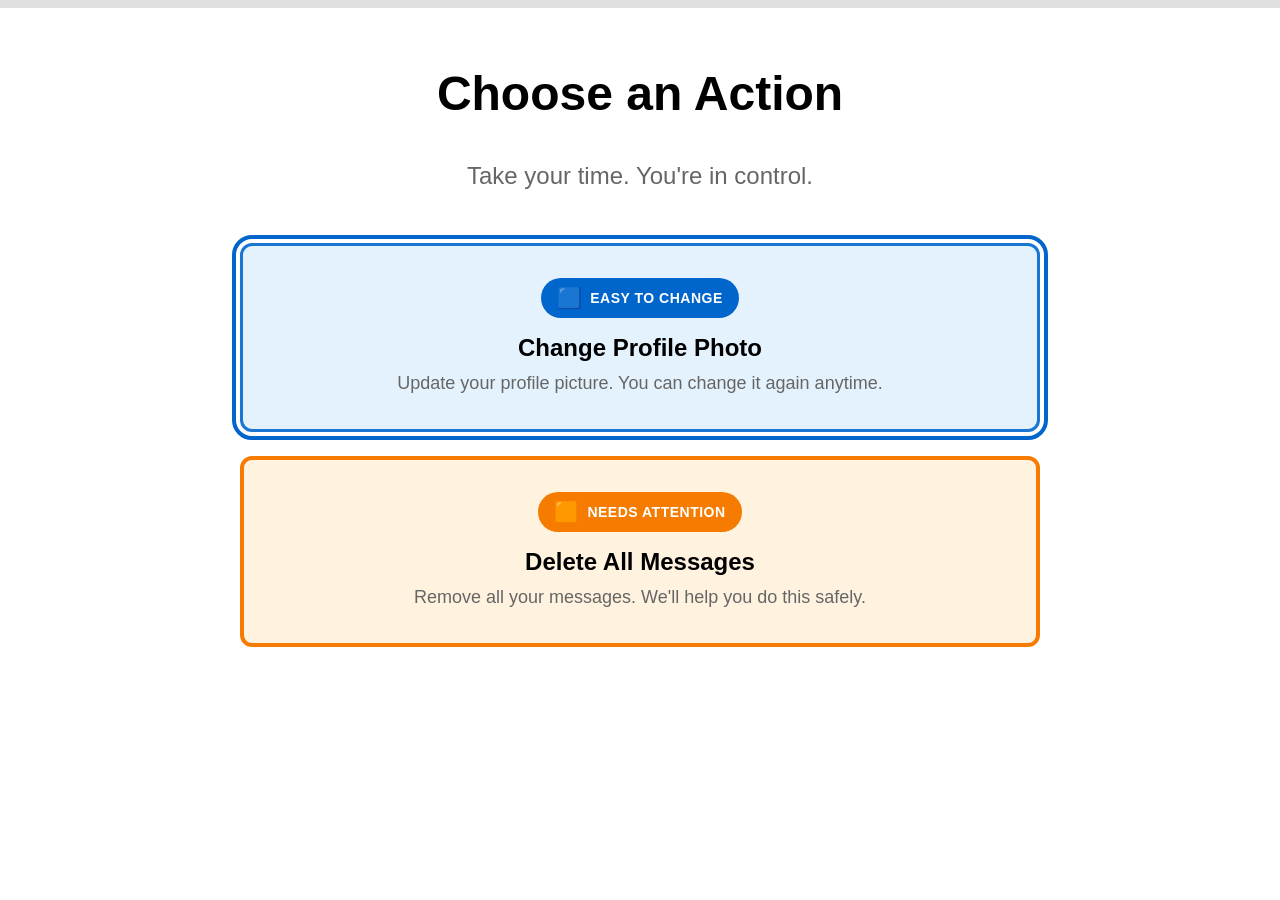
<file: index.html>
<!DOCTYPE html>
<html lang="en">
<head>
    <meta charset="UTF-8">
    <meta name="viewport" content="width=device-width, initial-scale=1.0">
    <title>Confirm - Accessible Action Confirmation</title>
    <link rel="stylesheet" href="styles.css">
</head>
<body>
    <!-- Progress Indicator -->
    <div class="progress-bar" role="progressbar" aria-valuenow="0" aria-valuemin="0" aria-valuemax="100">
        <div class="progress-fill" id="progressFill"></div>
    </div>

    <!-- Screen 1: Action Preview (Choose Action) -->
    <main id="screen1" class="screen active" aria-live="polite">
        <div class="container">
            <h1 class="title">Choose an Action</h1>
            <p class="subtitle">Take your time. You're in control.</p>

            <div class="choices" role="group" aria-label="Available actions">
                <!-- Low-Risk Action -->
                <button class="choice-btn low-risk" data-action="change-photo" data-risk="low" aria-label="Change profile photo - low risk action">
                    <div class="risk-indicator" aria-hidden="true">
                        <span class="risk-icon">🟦</span>
                        <span class="risk-label">Easy to change</span>
                    </div>
                    <span class="choice-text">Change Profile Photo</span>
                    <span class="choice-description">Update your profile picture. You can change it again anytime.</span>
                </button>

                <!-- High-Risk Action -->
                <button class="choice-btn high-risk" data-action="delete-messages" data-risk="high" aria-label="Delete all messages - needs attention">
                    <div class="risk-indicator" aria-hidden="true">
                        <span class="risk-icon">🟧</span>
                        <span class="risk-label">Needs attention</span>
                    </div>
                    <span class="choice-text">Delete All Messages</span>
                    <span class="choice-description">Remove all your messages. We'll help you do this safely.</span>
                </button>
            </div>
        </div>
    </main>

    <!-- Screen 2: Confirmation Prompt (Review Before Action) -->
    <main id="screen2" class="screen" aria-live="polite">
        <div class="container">
            <h1 class="title" id="screen2Title">Review This Action</h1>
            <p class="subtitle">Make sure this is what you want to do</p>

            <div class="preview-card" id="previewCard" role="article">
                <div class="preview-header">
                    <div class="preview-icon" id="previewIcon" aria-hidden="true">📋</div>
                    <div class="preview-risk" id="previewRisk">
                        <span class="risk-badge" id="riskBadge">Low Risk</span>
                    </div>
                </div>
                <h2 class="preview-title" id="previewTitle">Action Name</h2>
                <div class="preview-content">
                    <h3 class="preview-section-title">What will happen:</h3>
                    <p class="preview-description" id="previewDescription">Description of the action</p>

                    <h3 class="preview-section-title">Good to know:</h3>
                    <ul class="preview-details" id="previewDetails">
                        <li>Detail 1</li>
                        <li>Detail 2</li>
                    </ul>
                </div>
            </div>

            <div class="choices" role="group" aria-label="Confirmation actions">
                <button class="choice-btn confirm-action" id="confirmActionBtn" aria-label="Yes, continue with this action">
                    <span class="choice-text" id="confirmBtnText">Yes, Continue</span>
                </button>

                <button class="choice-btn secondary-outline" id="backToScreen1" aria-label="No, go back">
                    <span class="choice-text">No, Take Me Back</span>
                </button>
            </div>
        </div>
    </main>

    <!-- Screen 3: Undo or Recovery State (Action Complete with Undo) -->
    <main id="screen3" class="screen" aria-live="polite">
        <div class="container">
            <div class="action-complete-icon" aria-hidden="true">
                <div class="completion-circle">
                    <div class="completion-check">✓</div>
                </div>
            </div>

            <h1 class="title">Action Complete</h1>
            <p class="subtitle" id="screen3Subtitle">Changed your mind? No problem.</p>

            <div class="status-card" role="article">
                <h2 class="status-title" id="statusTitle">What just happened:</h2>
                <p class="status-description" id="statusDescription">Your action has been completed.</p>

                <div class="undo-section">
                    <p class="undo-message" id="undoMessage">You can undo this action if you'd like.</p>
                </div>
            </div>

            <div class="choices" role="group" aria-label="Next steps">
                <button class="choice-btn undo-btn" id="undoBtn" aria-label="Undo this action">
                    <span class="undo-icon" aria-hidden="true">↶</span>
                    <span class="choice-text">Undo This Action</span>
                </button>

                <button class="choice-btn keep-btn" id="keepBtn" aria-label="Keep this change">
                    <span class="choice-text">Keep This Change</span>
                </button>
            </div>
        </div>
    </main>

    <!-- Screen 4: Final Confirmation (All Set) -->
    <main id="screen4" class="screen" aria-live="polite">
        <div class="container">
            <div class="success-animation" aria-hidden="true">
                <div class="checkmark-circle">
                    <div class="checkmark"></div>
                </div>
            </div>

            <h1 class="title success-title">All Set!</h1>
            <p class="subtitle">You've completed this action with confidence</p>

            <div class="summary-card" role="article">
                <h2 class="summary-heading">What happened:</h2>
                <div class="summary-content">
                    <p class="summary-description" id="finalSummary">Your action has been completed successfully.</p>
                    <div class="summary-detail" id="finalDetail"></div>
                </div>
                <div class="reassurance-box">
                    <p class="reassurance-text" id="reassuranceText">Everything is safe and working properly.</p>
                </div>
            </div>

            <div class="choices" role="group" aria-label="Next actions">
                <button class="choice-btn primary" id="startOver" aria-label="Try another action">
                    <span class="choice-text">Try Another Action</span>
                </button>
            </div>
        </div>
    </main>

    <!-- Audio Elements for Feedback -->
    <audio id="clickSound" preload="auto">
        <source src="[data-uri]" type="audio/wav">
    </audio>
    <audio id="successSound" preload="auto">
        <source src="[data-uri]" type="audio/wav">
    </audio>

    <!-- Screen Reader Announcements -->
    <div class="sr-only" role="status" aria-live="polite" aria-atomic="true" id="announcements"></div>

    <script src="script.js"></script>
</body>
</html>
</file>
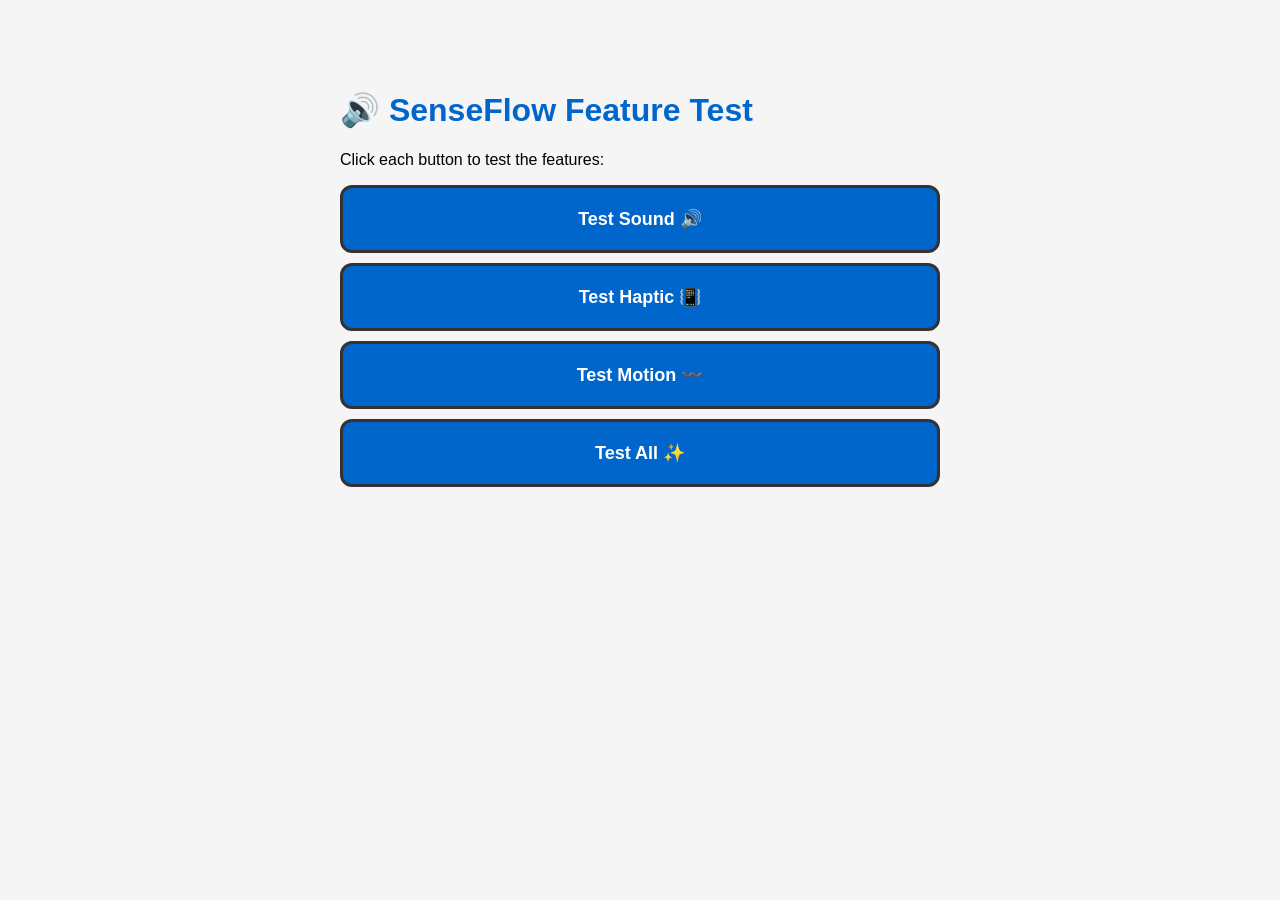
<file: test.html>
<!DOCTYPE html>
<html lang="en">
<head>
    <meta charset="UTF-8">
    <meta name="viewport" content="width=device-width, initial-scale=1.0">
    <title>SenseFlow Test Page</title>
    <style>
        body {
            font-family: Arial, sans-serif;
            max-width: 600px;
            margin: 50px auto;
            padding: 20px;
            background: #f5f5f5;
        }
        h1 {
            color: #0066CC;
        }
        .test-btn {
            display: block;
            width: 100%;
            padding: 20px;
            margin: 10px 0;
            font-size: 18px;
            font-weight: 600;
            border: 3px solid #333;
            border-radius: 12px;
            background: #0066CC;
            color: white;
            cursor: pointer;
            transition: all 0.3s ease;
        }
        .test-btn:hover {
            transform: translateY(-4px);
            box-shadow: 0 8px 16px rgba(0,0,0,0.2);
        }
        .test-btn:active {
            transform: scale(0.95);
        }
        .feedback {
            padding: 10px;
            margin: 10px 0;
            background: #fff;
            border-radius: 8px;
            border-left: 4px solid #2E7D32;
            font-family: monospace;
        }
        .status {
            display: inline-block;
            padding: 4px 12px;
            border-radius: 12px;
            font-size: 14px;
            font-weight: 600;
            margin-left: 10px;
        }
        .status.success { background: #2E7D32; color: white; }
        .status.error { background: #D32F2F; color: white; }
    </style>
</head>
<body>
    <h1>🔊 SenseFlow Feature Test</h1>
    <p>Click each button to test the features:</p>

    <button class="test-btn" onclick="testSound()">Test Sound 🔊</button>
    <button class="test-btn" onclick="testHaptic()">Test Haptic 📳</button>
    <button class="test-btn" onclick="testMotion()">Test Motion 〰️</button>
    <button class="test-btn" onclick="testAll()">Test All ✨</button>

    <div id="feedback"></div>

    <script>
        let audioContext = null;
        let initialized = false;

        function init() {
            if (!initialized) {
                try {
                    audioContext = new (window.AudioContext || window.webkitAudioContext)();
                    initialized = true;
                    addFeedback('✅ Audio initialized successfully', 'success');
                } catch (e) {
                    addFeedback('❌ Audio initialization failed: ' + e.message, 'error');
                }
            }
        }

        function addFeedback(message, type = '') {
            const div = document.createElement('div');
            div.className = 'feedback';
            div.innerHTML = message + (type ? `<span class="status ${type}">${type}</span>` : '');
            document.getElementById('feedback').appendChild(div);
        }

        function testSound() {
            init();
            addFeedback('Testing sound...');

            if (!audioContext) {
                addFeedback('❌ Audio context not available', 'error');
                return;
            }

            try {
                const oscillator = audioContext.createOscillator();
                const gainNode = audioContext.createGain();

                oscillator.connect(gainNode);
                gainNode.connect(audioContext.destination);

                oscillator.frequency.value = 800;
                oscillator.type = 'sine';

                gainNode.gain.setValueAtTime(0, audioContext.currentTime);
                gainNode.gain.linearRampToValueAtTime(0.3, audioContext.currentTime + 0.01);
                gainNode.gain.exponentialRampToValueAtTime(0.01, audioContext.currentTime + 0.15);

                oscillator.start(audioContext.currentTime);
                oscillator.stop(audioContext.currentTime + 0.15);

                addFeedback('✅ Sound played successfully!', 'success');
            } catch (e) {
                addFeedback('❌ Sound error: ' + e.message, 'error');
            }
        }

        function testHaptic() {
            addFeedback('Testing haptic...');

            if ('vibrate' in navigator) {
                try {
                    const success = navigator.vibrate([50, 50, 100]);
                    if (success) {
                        addFeedback('✅ Haptic feedback triggered! (pattern: 50, 50, 100)', 'success');
                    } else {
                        addFeedback('⚠️ Haptic returned false (may not be supported)', 'error');
                    }
                } catch (e) {
                    addFeedback('❌ Haptic error: ' + e.message, 'error');
                }
            } else {
                addFeedback('❌ Vibration API not supported on this device/browser', 'error');
            }
        }

        function testMotion() {
            addFeedback('Testing motion animation...');
            const btn = event.target;
            btn.style.animation = 'none';
            setTimeout(() => {
                btn.style.animation = '';
                btn.style.transform = 'scale(0.95) rotate(2deg)';
                setTimeout(() => {
                    btn.style.transform = '';
                    addFeedback('✅ Motion animation executed!', 'success');
                }, 300);
            }, 10);
        }

        function testAll() {
            addFeedback('🎉 Testing all features...');
            testSound();
            setTimeout(() => testHaptic(), 200);
            setTimeout(() => testMotion(), 400);
        }

        // Auto-init on any interaction
        document.body.addEventListener('click', init, { once: true });
    </script>
</body>
</html>
</file>
<file: styles.css>
/* Reset and Base Styles */
* {
    margin: 0;
    padding: 0;
    box-sizing: border-box;
}

:root {
    /* Base Colors */
    --color-bg: #FFFFFF;
    --color-text: #000000;
    --color-muted: #666666;
    --color-border: #333333;
    --color-card-bg: #F5F5F5;

    /* Low-Risk Colors (Blue - Trustworthy, Calm) */
    --color-low-risk: #0066CC;
    --color-low-risk-hover: #0052A3;
    --color-low-risk-active: #003D7A;
    --color-low-risk-bg: #E3F2FD;
    --color-low-risk-border: #1976D2;

    /* High-Risk Colors (Amber/Orange - Attention without Alarm) */
    --color-high-risk: #F57C00;
    --color-high-risk-hover: #E65100;
    --color-high-risk-active: #BF360C;
    --color-high-risk-bg: #FFF3E0;
    --color-high-risk-border: #F57C00;

    /* Success Colors */
    --color-success: #2E7D32;
    --color-success-hover: #1B5E20;
    --color-success-bg: #E8F5E9;

    /* Undo/Warning Colors (Gentle Purple) */
    --color-undo: #7B1FA2;
    --color-undo-hover: #6A1B9A;
    --color-undo-bg: #F3E5F5;

    /* Spacing */
    --spacing-xs: 0.5rem;
    --spacing-sm: 1rem;
    --spacing-md: 1.5rem;
    --spacing-lg: 2rem;
    --spacing-xl: 3rem;

    /* Typography */
    --font-size-base: 18px;
    --font-size-lg: 24px;
    --font-size-xl: 32px;
    --font-size-xxl: 48px;

    /* Borders */
    --border-radius: 12px;
    --border-width: 3px;

    /* Transitions */
    --transition-speed: 0.3s;
}

body {
    font-family: -apple-system, BlinkMacSystemFont, 'Segoe UI', 'Roboto', 'Oxygen',
        'Ubuntu', 'Cantarell', 'Fira Sans', 'Droid Sans', 'Helvetica Neue',
        sans-serif;
    -webkit-font-smoothing: antialiased;
    -moz-osx-font-smoothing: grayscale;
    background-color: var(--color-bg);
    color: var(--color-text);
    font-size: var(--font-size-base);
    line-height: 1.6;
    min-height: 100vh;
}

/* Screen Reader Only */
.sr-only {
    position: absolute;
    width: 1px;
    height: 1px;
    padding: 0;
    margin: -1px;
    overflow: hidden;
    clip: rect(0, 0, 0, 0);
    white-space: nowrap;
    border-width: 0;
}

/* Progress Bar */
.progress-bar {
    position: fixed;
    top: 0;
    left: 0;
    width: 100%;
    height: 8px;
    background-color: #E0E0E0;
    z-index: 1000;
}

.progress-fill {
    height: 100%;
    background-color: var(--color-low-risk);
    transition: width var(--transition-speed) ease-in-out;
    width: 0%;
}

/* Screen Container */
.screen {
    display: none;
    min-height: 100vh;
    padding: var(--spacing-xl) var(--spacing-md);
    padding-top: calc(var(--spacing-xl) + 8px);
    animation: fadeIn 0.5s ease-in-out;
}

.screen.active {
    display: flex;
}

@keyframes fadeIn {
    from {
        opacity: 0;
        transform: translateY(20px);
    }
    to {
        opacity: 1;
        transform: translateY(0);
    }
}

.container {
    max-width: 800px;
    margin: 0 auto;
    width: 100%;
}

/* Typography */
.title {
    font-size: var(--font-size-xxl);
    font-weight: 700;
    margin-bottom: var(--spacing-md);
    text-align: center;
    color: var(--color-text);
}

.subtitle {
    font-size: var(--font-size-lg);
    margin-bottom: var(--spacing-xl);
    text-align: center;
    color: var(--color-muted);
    font-weight: 400;
}

/* Choices Container */
.choices {
    display: flex;
    flex-direction: column;
    gap: var(--spacing-md);
    margin-bottom: var(--spacing-lg);
}

/* Choice Buttons - Base */
.choice-btn {
    display: flex;
    flex-direction: column;
    align-items: center;
    justify-content: center;
    padding: var(--spacing-lg);
    font-size: var(--font-size-lg);
    font-weight: 600;
    border: var(--border-width) solid var(--color-border);
    border-radius: var(--border-radius);
    background-color: var(--color-bg);
    color: var(--color-text);
    cursor: pointer;
    transition: all var(--transition-speed) ease;
    min-height: 120px;
    text-align: center;
    position: relative;
}

.choice-btn:hover {
    transform: translateY(-4px);
    box-shadow: 0 8px 16px rgba(0, 0, 0, 0.15);
}

.choice-btn:focus {
    outline: 4px solid var(--color-low-risk);
    outline-offset: 4px;
}

.choice-btn:active {
    transform: translateY(-2px);
    box-shadow: 0 4px 8px rgba(0, 0, 0, 0.15);
}

/* Risk Indicator */
.risk-indicator {
    display: flex;
    align-items: center;
    gap: var(--spacing-xs);
    margin-bottom: var(--spacing-sm);
    padding: var(--spacing-xs) var(--spacing-sm);
    border-radius: 20px;
    font-size: 14px;
    font-weight: 600;
}

.risk-icon {
    font-size: 20px;
}

.risk-label {
    font-size: 14px;
    text-transform: uppercase;
    letter-spacing: 0.5px;
}

/* Low-Risk Action Styling */
.choice-btn.low-risk {
    background-color: var(--color-low-risk-bg);
    border-color: var(--color-low-risk-border);
    border-width: 3px;
}

.choice-btn.low-risk:hover {
    background-color: #BBDEFB;
    border-color: var(--color-low-risk);
}

.choice-btn.low-risk:focus {
    outline-color: var(--color-low-risk);
}

.choice-btn.low-risk .risk-indicator {
    background-color: var(--color-low-risk);
    color: #FFFFFF;
}

/* High-Risk Action Styling */
.choice-btn.high-risk {
    background-color: var(--color-high-risk-bg);
    border-color: var(--color-high-risk-border);
    border-width: 4px;
}

.choice-btn.high-risk:hover {
    background-color: #FFE0B2;
    border-color: var(--color-high-risk);
}

.choice-btn.high-risk:focus {
    outline-color: var(--color-high-risk);
}

.choice-btn.high-risk .risk-indicator {
    background-color: var(--color-high-risk);
    color: #FFFFFF;
}

/* Button Content */
.choice-text {
    font-size: var(--font-size-lg);
    font-weight: 600;
    display: block;
    margin-bottom: var(--spacing-xs);
}

.choice-description {
    font-size: var(--font-size-base);
    font-weight: 400;
    color: var(--color-muted);
    display: block;
    line-height: 1.5;
}

/* Primary Button Variant */
.choice-btn.primary {
    background-color: var(--color-low-risk);
    color: #FFFFFF;
    border-color: var(--color-low-risk);
}

.choice-btn.primary:hover {
    background-color: var(--color-low-risk-hover);
}

.choice-btn.primary .choice-description {
    color: rgba(255, 255, 255, 0.9);
}

/* Secondary Outline Variant */
.choice-btn.secondary-outline {
    background-color: transparent;
    color: var(--color-text);
    border-color: var(--color-border);
    min-height: 80px;
}

.choice-btn.secondary-outline:hover {
    background-color: #F5F5F5;
}

/* Confirm Action Button (adapts to risk level) */
.choice-btn.confirm-action {
    color: #FFFFFF;
    min-height: 100px;
}

.choice-btn.confirm-action.low-risk-confirm {
    background-color: var(--color-low-risk);
    border-color: var(--color-low-risk);
}

.choice-btn.confirm-action.low-risk-confirm:hover {
    background-color: var(--color-low-risk-hover);
}

.choice-btn.confirm-action.high-risk-confirm {
    background-color: var(--color-high-risk);
    border-color: var(--color-high-risk);
}

.choice-btn.confirm-action.high-risk-confirm:hover {
    background-color: var(--color-high-risk-hover);
}

/* Undo Button */
.choice-btn.undo-btn {
    background-color: var(--color-undo-bg);
    border-color: var(--color-undo);
    color: var(--color-undo);
}

.choice-btn.undo-btn:hover {
    background-color: #E1BEE7;
    border-color: var(--color-undo-hover);
}

.undo-icon {
    font-size: 32px;
    margin-bottom: var(--spacing-xs);
    display: block;
}

/* Keep Button */
.choice-btn.keep-btn {
    background-color: var(--color-success-bg);
    border-color: var(--color-success);
    color: var(--color-success);
}

.choice-btn.keep-btn:hover {
    background-color: #C8E6C9;
    border-color: var(--color-success-hover);
}

/* Preview Card (Screen 2) */
.preview-card {
    background-color: var(--color-card-bg);
    border: var(--border-width) solid var(--color-border);
    border-radius: var(--border-radius);
    padding: var(--spacing-xl);
    margin-bottom: var(--spacing-xl);
}

.preview-card.low-risk-preview {
    background-color: var(--color-low-risk-bg);
    border-color: var(--color-low-risk-border);
}

.preview-card.high-risk-preview {
    background-color: var(--color-high-risk-bg);
    border-color: var(--color-high-risk-border);
    border-width: 4px;
}

.preview-header {
    display: flex;
    justify-content: space-between;
    align-items: center;
    margin-bottom: var(--spacing-md);
}

.preview-icon {
    font-size: 48px;
}

.risk-badge {
    padding: var(--spacing-xs) var(--spacing-md);
    border-radius: 20px;
    font-size: 14px;
    font-weight: 600;
    text-transform: uppercase;
    letter-spacing: 0.5px;
}

.risk-badge.low-risk-badge {
    background-color: var(--color-low-risk);
    color: #FFFFFF;
}

.risk-badge.high-risk-badge {
    background-color: var(--color-high-risk);
    color: #FFFFFF;
}

.preview-title {
    font-size: var(--font-size-xl);
    font-weight: 700;
    margin-bottom: var(--spacing-md);
}

.preview-section-title {
    font-size: var(--font-size-base);
    font-weight: 700;
    margin-top: var(--spacing-md);
    margin-bottom: var(--spacing-sm);
    color: var(--color-text);
}

.preview-description {
    font-size: var(--font-size-base);
    line-height: 1.6;
    color: var(--color-text);
    margin-bottom: var(--spacing-sm);
}

.preview-details {
    list-style: none;
    padding-left: 0;
}

.preview-details li {
    padding: var(--spacing-sm);
    margin-bottom: var(--spacing-xs);
    background-color: rgba(255, 255, 255, 0.7);
    border-radius: 8px;
    border-left: 4px solid var(--color-low-risk);
}

.preview-card.high-risk-preview .preview-details li {
    border-left-color: var(--color-high-risk);
}

/* Action Complete Icon (Screen 3) */
.action-complete-icon {
    display: flex;
    justify-content: center;
    margin-bottom: var(--spacing-lg);
    animation: scaleIn 0.6s ease-out;
}

.completion-circle {
    width: 100px;
    height: 100px;
    border-radius: 50%;
    background-color: var(--color-success);
    display: flex;
    align-items: center;
    justify-content: center;
}

.completion-check {
    font-size: 60px;
    color: #FFFFFF;
    font-weight: bold;
}

/* Status Card (Screen 3) */
.status-card {
    background-color: var(--color-card-bg);
    border: var(--border-width) solid var(--color-border);
    border-radius: var(--border-radius);
    padding: var(--spacing-xl);
    margin-bottom: var(--spacing-xl);
}

.status-title {
    font-size: var(--font-size-lg);
    font-weight: 700;
    margin-bottom: var(--spacing-md);
}

.status-description {
    font-size: var(--font-size-base);
    line-height: 1.6;
    margin-bottom: var(--spacing-md);
}

.undo-section {
    margin-top: var(--spacing-lg);
    padding: var(--spacing-md);
    background-color: var(--color-undo-bg);
    border-radius: 8px;
    border-left: 4px solid var(--color-undo);
}

.undo-message {
    font-size: var(--font-size-base);
    color: var(--color-text);
    font-weight: 500;
}

/* Success Animation (Screen 4) */
.success-animation {
    display: flex;
    justify-content: center;
    margin-bottom: var(--spacing-xl);
    animation: scaleIn 0.6s ease-out;
}

@keyframes scaleIn {
    from {
        transform: scale(0);
        opacity: 0;
    }
    to {
        transform: scale(1);
        opacity: 1;
    }
}

.checkmark-circle {
    width: 120px;
    height: 120px;
    border-radius: 50%;
    background-color: var(--color-success);
    display: flex;
    align-items: center;
    justify-content: center;
}

.checkmark {
    width: 60px;
    height: 60px;
    border-bottom: 8px solid #FFFFFF;
    border-right: 8px solid #FFFFFF;
    transform: rotate(45deg);
    margin-bottom: 12px;
    animation: drawCheckmark 0.5s ease-out 0.3s both;
}

@keyframes drawCheckmark {
    from {
        width: 0;
        height: 0;
    }
    to {
        width: 60px;
        height: 60px;
    }
}

.success-title {
    color: var(--color-success);
}

/* Summary Card (Screen 4) */
.summary-card {
    background-color: var(--color-card-bg);
    border: var(--border-width) solid var(--color-border);
    border-radius: var(--border-radius);
    padding: var(--spacing-xl);
    margin-bottom: var(--spacing-xl);
}

.summary-heading {
    font-size: var(--font-size-xl);
    font-weight: 600;
    margin-bottom: var(--spacing-md);
    text-align: center;
}

.summary-content {
    margin-bottom: var(--spacing-lg);
}

.summary-description {
    font-size: var(--font-size-lg);
    line-height: 1.6;
    margin-bottom: var(--spacing-md);
    text-align: center;
}

.summary-detail {
    font-size: var(--font-size-base);
    color: var(--color-muted);
    text-align: center;
}

.reassurance-box {
    background-color: var(--color-success-bg);
    padding: var(--spacing-md);
    border-radius: 8px;
    border-left: 4px solid var(--color-success);
}

.reassurance-text {
    font-size: var(--font-size-base);
    color: var(--color-success);
    font-weight: 500;
    text-align: center;
}

/* Button Click Effect */
@keyframes clickEffect {
    0% {
        transform: scale(1);
    }
    50% {
        transform: scale(0.95);
    }
    100% {
        transform: scale(1);
    }
}

.choice-btn.clicked {
    animation: clickEffect 0.3s ease;
}

/* Responsive Design */
@media (max-width: 768px) {
    :root {
        --font-size-base: 16px;
        --font-size-lg: 20px;
        --font-size-xl: 28px;
        --font-size-xxl: 36px;
        --spacing-xl: 2rem;
    }

    .screen {
        padding: var(--spacing-lg) var(--spacing-sm);
    }

    .choice-btn {
        min-height: 100px;
        padding: var(--spacing-md);
    }
}

/* High Contrast Mode Support */
@media (prefers-contrast: high) {
    :root {
        --border-width: 4px;
    }

    .choice-btn {
        border-width: 4px;
    }
}

/* Reduced Motion Support */
@media (prefers-reduced-motion: reduce) {
    * {
        animation-duration: 0.01ms !important;
        animation-iteration-count: 1 !important;
        transition-duration: 0.01ms !important;
    }
}

/* Focus Visible for Keyboard Navigation */
.choice-btn:focus-visible {
    outline: 4px solid var(--color-low-risk);
    outline-offset: 4px;
}

.choice-btn.high-risk:focus-visible {
    outline-color: var(--color-high-risk);
}

/* Disabled State */
.choice-btn:disabled {
    opacity: 0.6;
    cursor: not-allowed;
}

.choice-btn:disabled:hover {
    transform: none;
    box-shadow: none;
}
</file>
